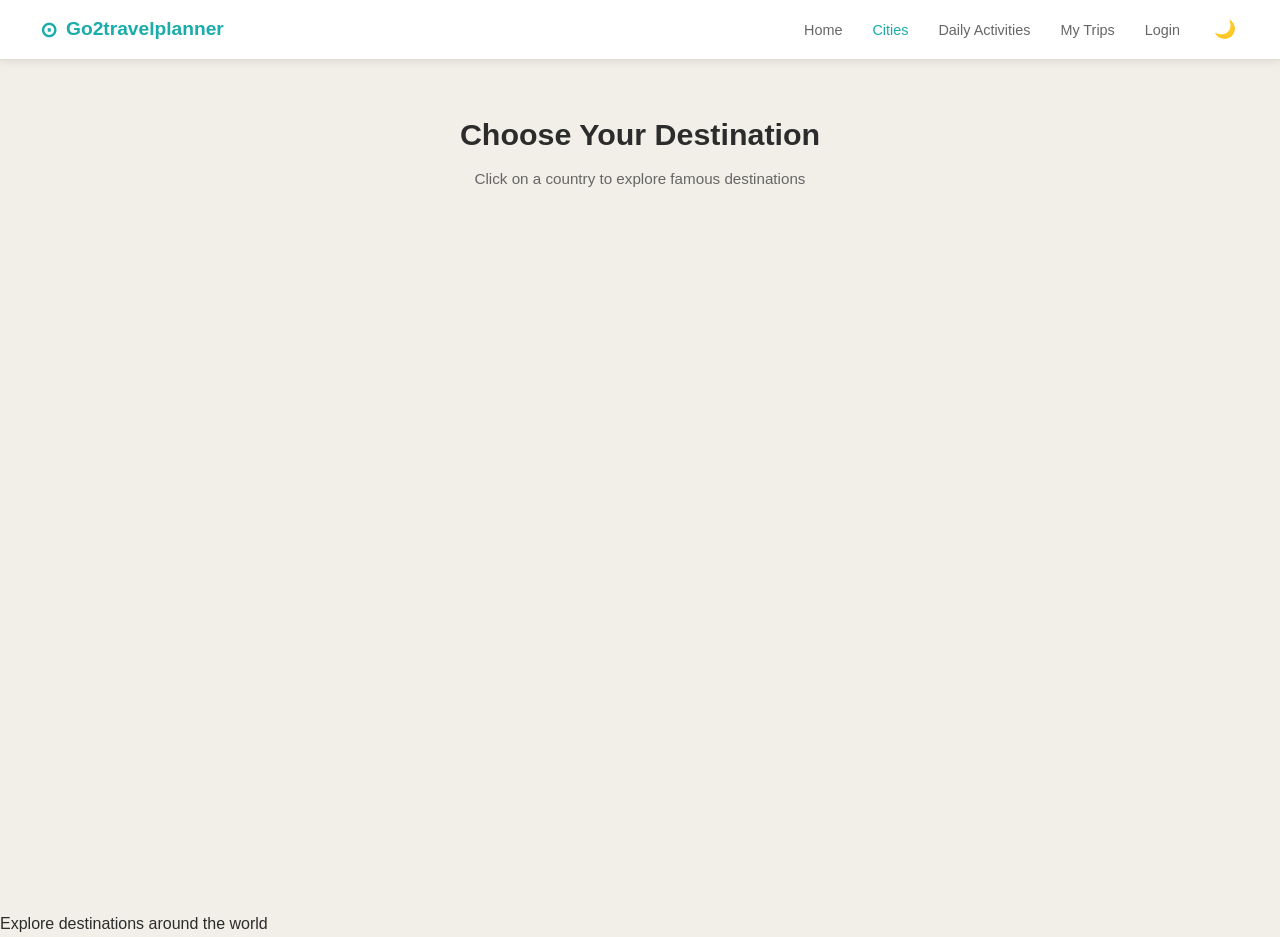
<file: cities.html>
<!DOCTYPE html>
<html lang="en">

<head>
  <meta charset="UTF-8" />
  <meta name="viewport" content="width=device-width, initial-scale=1.0" />
  <title>Go2travelplanner - Cities</title>
  <link rel="stylesheet" href="css/style.css" />

  <link href="https://api.mapbox.com/mapbox-gl-js/v3.0.0/mapbox-gl.css" rel="stylesheet" />
</head>

<body>

<!-- code from W3schools-->
  <nav class="navbar">

    <a href="index.html" class="navbar-logo">
      <span style="font-size: 1.3rem;">⊙</span>
      Go2travelplanner
    </a>
  <div class="menu-toggle" onclick="toggleMenu()"> ☰</div>
    <ul class="navbar-links" id="navLinks">
      <li><a href="index.html">Home</a></li>

      <!-- Cities is active on this page -->
      <li><a href="cities.html" class="active">Cities</a></li>

      <li><a href="daily-activities.html">Daily Activities</a></li>
      <li><a href="my-trips.html">My Trips</a></li>
      <li><a href="login.html">Login</a></li>
      <li>
        <button class="dark-toggle" id="darkToggleBtn" onclick="toggleDarkMode()">🌙</button>
      </li>
    </ul>

  </nav>


  <!-- PAGE HEADER -->

  <div class="page-header">
    <h1>Choose Your Destination</h1>
    <p>Click on a country to explore famous destinations</p>
  </div>


 <div class="map-container">
  <div class="map-box">
    <div id="map" style="width:100%; height:700px;"></div>
  </div>
</div>

<p class="map-note"> Explore destinations around the world </p>
 

 
  <script src="jaava/darkmode.js"></script>
<script>
  function toggleMenu() {
    document.getElementById("navLinks").classList.toggle("active");
  }
</script>


<!-- code from Mapbox-->


<script src="https://api.mapbox.com/mapbox-gl-js/v3.0.0/mapbox-gl.js"></script>
<script>
  
  mapboxgl.accessToken = "pk.eyJ1IjoibW9yaXNoYW4iLCJhIjoiY21vNTYxZnFnMTB0aDJzczQ5MG1obTQ0NSJ9.n_rBeeINf7B08JBqp67R7Q";

 
  var map = new mapboxgl.Map({
    container: "map",
    style: "mapbox://styles/mapbox/streets-v12",
    center: [0, 10],
    zoom: 1.5
  });

  /* Destination markers */
  var destinations = [
    { name: "Paris",     lng: 2.3522,    lat: 48.8566  },
    { name: "Tokyo",     lng: 139.6503,  lat: 35.6762  },
    { name: "New York",  lng: -74.0060,  lat: 40.7128  },
    { name: "Barcelona", lng: 2.1734,    lat: 41.3851  },
    { name: "Dubai",     lng: 55.2708,   lat: 25.2048  },
    { name: "London",    lng: -0.1278,   lat: 51.5074  },
    { name: "Rome",      lng: 12.4964,   lat: 41.9028  },
    { name: "Sydney",    lng: 151.2093,  lat: -33.8688 }
  ];

  /* Add a marker and popup for each destination */
  destinations.forEach(function(dest) {
    new mapboxgl.Marker({ color: "#1aabab" })
      .setLngLat([dest.lng, dest.lat])
      .setPopup(new mapboxgl.Popup().setText(dest.name))
      .addTo(map);
  });
</script>

</body>
</html>
</file>
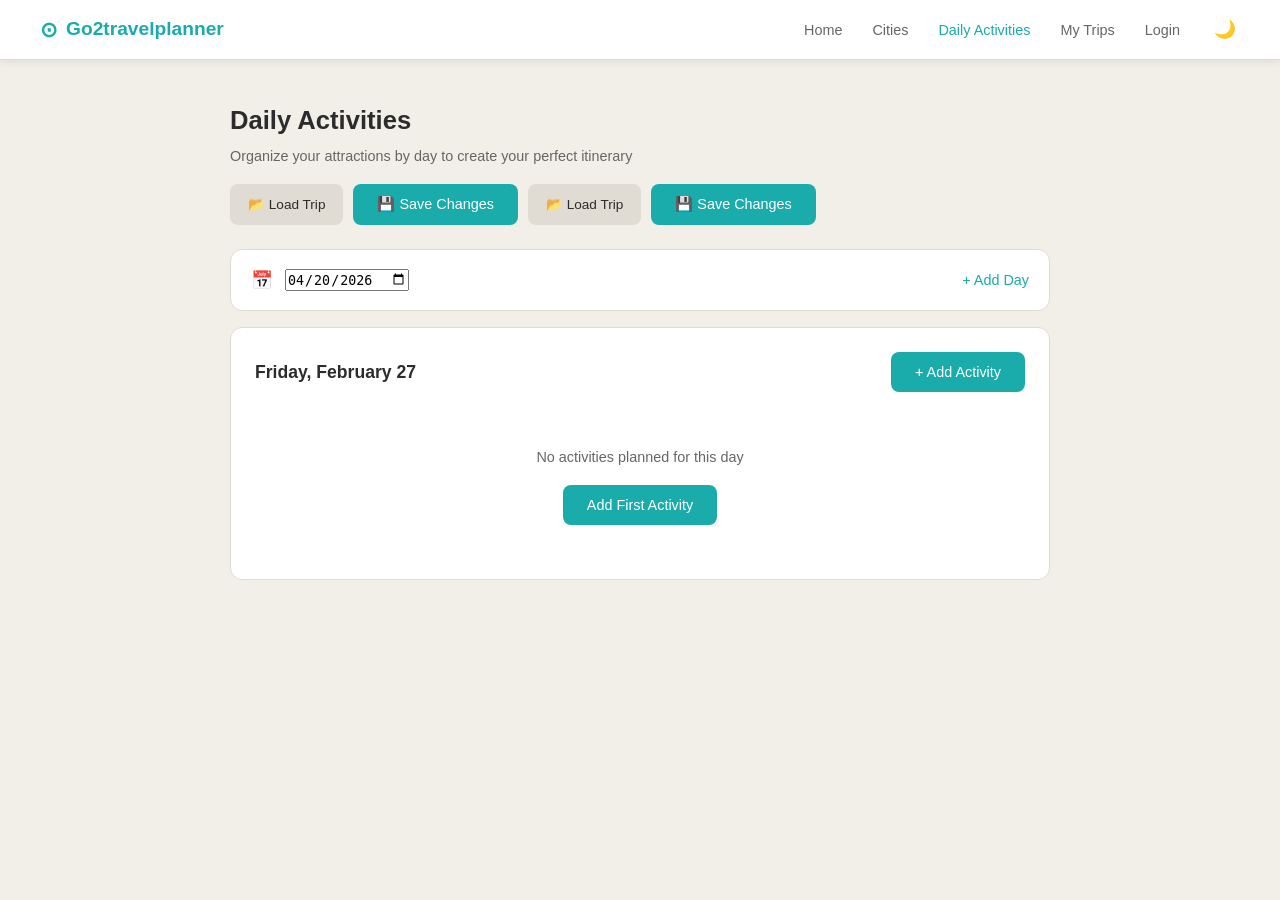
<file: Daily-activities.html>
<!DOCTYPE html>
<html lang="en">

<head>
  <meta charset="UTF-8" />
  <meta name="viewport" content="width=device-width, initial-scale=1.0" />
  <title>Go2travelplanner - Daily Activities</title>

  <!-- Link to our shared CSS file -->
  <link rel="stylesheet" href="css/style.css" />
</head>

<body>

  <!-- NAVBAR
       "Daily Activities" is marked active on this page -->
  <nav class="navbar">

    <a href="index.html" class="navbar-logo">
      <span style="font-size: 1.3rem;">⊙</span>
      Go2travelplanner
    </a>

    <ul class="navbar-links">
      <li><a href="index.html">Home</a></li>
      <li><a href="cities.html">Cities</a></li>
      <li><a href="daily-activities.html" class="active">Daily Activities</a></li>
      <li><a href="my-trips.html">My Trips</a></li>
      <li><a href="login.html">Login</a></li>
      <li>
        <button class="dark-toggle" id="darkToggleBtn" onclick="toggleDarkMode()">🌙</button>
      </li>
    </ul>

  </nav>


  <!-- MAIN PAGE CONTENT -->
  <div class="daily-page">


    <div class="daily-header">

      <div class="daily-header-left">
        <h1>Daily Activities</h1>
        <p>Organize your attractions by day to create your perfect itinerary</p>
      </div>

      <div class="daily-header-right">
        <button class="btn-gray">📂 Load Trip</button>
        <button class="btn-teal">💾 Save Changes</button>
        <!-- Load Trip button -->
        <button class="btn-gray" onclick="showLoadtripPopup()"> 📂 Load Trip</button>

        <!-- Save Changes button -->
        <button class="btn-teal" onclick="showSaveChangesPopup()">💾 Save Changes</button>
      </div>

    </div>



    <div class="day-nav">

      <div class="day-nav-controls">
       
       
        <span style="color: var(--teal); font-size: 1.1rem;">📅</span>

       
       
 <input type="date" id="currentDayInput" value="2026-04-20" />
       
      </div>

      <!-- Add Day button on the right -->
      <button class="add-day-btn" onclick="showAddDayPopup()">+ Add Day</button>

    </div>


    <!-- DAY NAVIGATOR AND DAY CARD -->
   
    <div class="day-card" id="dayCard">

    <!-- TRIP SUMMARY  -->
      <!-- Day card header: date and "Add Activity" button -->
      <div class="day-card-header">
        <h3 id="dayCardTitle">Friday, February 27</h3>
        <button class="btn-teal" onclick="showAddActivityPopup()">+ Add Activity</button>
      </div>

      <!-- Empty state: shown when this day has no activities yet -->
      <div class="no-activities" id="noActivities">
        <p>No activities planned for this day</p>
        <button class="btn-teal" onclick="showAddActivityPopup()">Add First Activity</button>
      </div>

      
      
    </div>


  </div>


  <!-- JS at the bottom -->

  <script src="jaava/darkmode.js"></script>

  <script>

    function showLoadtripPopup() {
      alert("This button will load a saved trip from My trips ");
      Loadtrip();
    }

    function showSaveChangesPopup() {
      alert("This button will save the changes and update the My trips section");
      SaveChanges();
    }

    
    function showAddDayPopup() {
      alert("This button will add that day to the activity area");
      addDay();
    }

   
    function showAddActivityPopup() {
      alert("This button will Show stored activities for that specific day");
      addActivity();
    }

  
  </script>

</body>
</html>
</file>
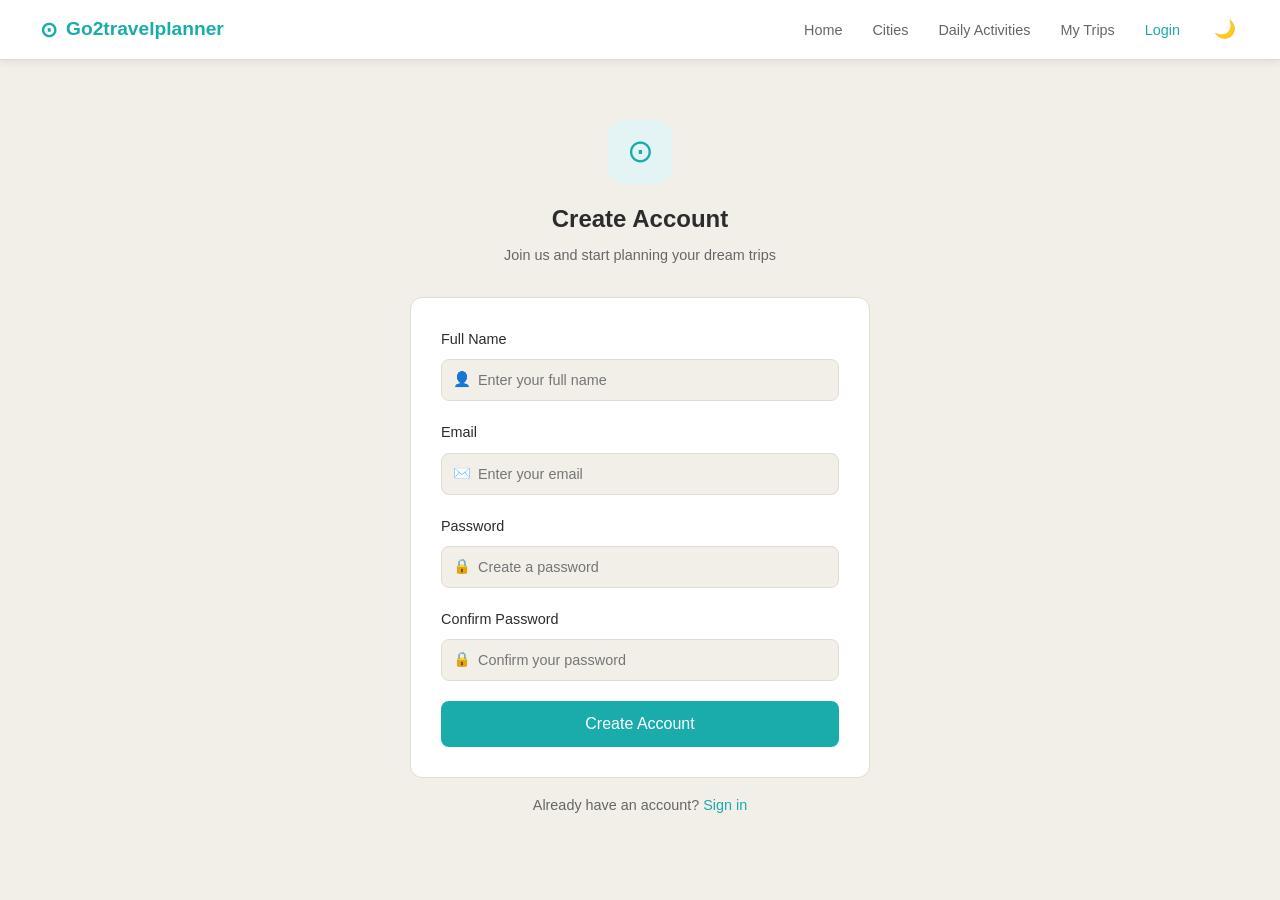
<file: login.html>
<!DOCTYPE html>
<html lang="en">

<head>
  <meta charset="UTF-8" />
  <meta name="viewport" content="width=device-width, initial-scale=1.0" />
  <title>Go2travelplanner - Create Account</title>
  <link rel="stylesheet" href="css/style.css" />
</head>

<body>
<!-- code from W3schools-->
  <!--  NAVBAR-->
  <nav class="navbar">

    <a href="index.html" class="navbar-logo">
      <span style="font-size: 1.3rem;">⊙</span>
      Go2travelplanner
    </a>
    <div class="menu-toggle" onclick="toggleMenu()"> ☰</div>
    <ul class="navbar-links" id="navLinks">
      <li><a href="index.html">Home</a></li>
      <li><a href="cities.html">Cities</a></li>
      <li><a href="daily-activities.html">Daily Activities</a></li>
      <li><a href="my-trips.html">My Trips</a></li>
      <li><a href="login.html" class="active">Login</a></li>
      <li>
        <button class="dark-toggle" id="darkToggleBtn" onclick="toggleDarkMode()">🌙</button>
      </li>
    </ul>

  </nav>

<!-- code from W3schools-->
  <!-- CREATE ACCOUNT FORM -->
  <div class="login-page">


    <div class="login-icon">
      <span style="font-size: 2rem;">⊙</span>
    </div>

    <h1>Create Account</h1>
    <p class="subtitle">Join us and start planning your dream trips</p>



    <div class="login-form">

      <!-- Full Name -->
      <div class="form-group">
        <label for="fullName">Full Name</label>
        <div class="input-wrapper">
          <span class="input-icon">👤</span>
          <!-- for="fullName" links the label to the   -->
          <!-- input. Clicking the label focuses input -->
          <input type="text" id="fullName"
                 placeholder="Enter your full name" />
        </div>
      </div>


      <div class="form-group">
        <label for="email">Email</label>
        <div class="input-wrapper">
          <span class="input-icon">✉️</span>

          <input type="email" id="email"
                 placeholder="Enter your email" />
        </div>
      </div>

      <!-- Password -->
      <div class="form-group">
        <label for="password">Password</label>
        <div class="input-wrapper">
          <span class="input-icon">🔒</span>
          <!-- type="password" hides the typed text     -->
          <input type="password" id="password"
                 placeholder="Create a password" />
        </div>
      </div>

      <!-- Confirm Password -->
      <div class="form-group">
        <label for="confirmPassword">Confirm Password</label>
        <div class="input-wrapper">
          <span class="input-icon">🔒</span>
          <input type="password" id="confirmPassword"
                 placeholder="Confirm your password" />
        </div>
      </div>

      <!-- Create Account button -->
      <!-- onclick calls the JS validation function     -->
      <button class="btn-teal btn-full"
              onclick="createAccount()">
        Create Account
      </button>

    </div>


    <!-- Sign in link at the bottom -->
    <p class="login-footer">
      Already have an account?
      <a href="coming-soon.html">Sign in</a>
    </p>

  </div>

  <!-- JS at the bottom -->
  <script src="jaava/darkmode.js"></script>

  <script>
  function toggleMenu() {
    document.getElementById("navLinks").classList.toggle("active");
  }
</script>

<script>
  function createAccount() {
    // Get form values
    const fullName = document.getElementById("fullName").value;
    const email = document.getElementById("email").value;
    const password = document.getElementById("password").value;
    const confirmPassword = document.getElementById("confirmPassword").value;

    // Basic validation
    if (!fullName || !email || !password || !confirmPassword) {
      alert("Please fill in all fields.");
      return;
    }
    if (!email.includes("@")) {
      alert("Please enter a valid email address.");
      return;
    }
    if (password !== confirmPassword) {
      alert("Passwords do not match.");
      return;
    }
    if (password.length < 6) {
      alert("Password must be at least 6 characters long.");
      return;
    }
   
  }
</script>

</body>
</html>
</file>
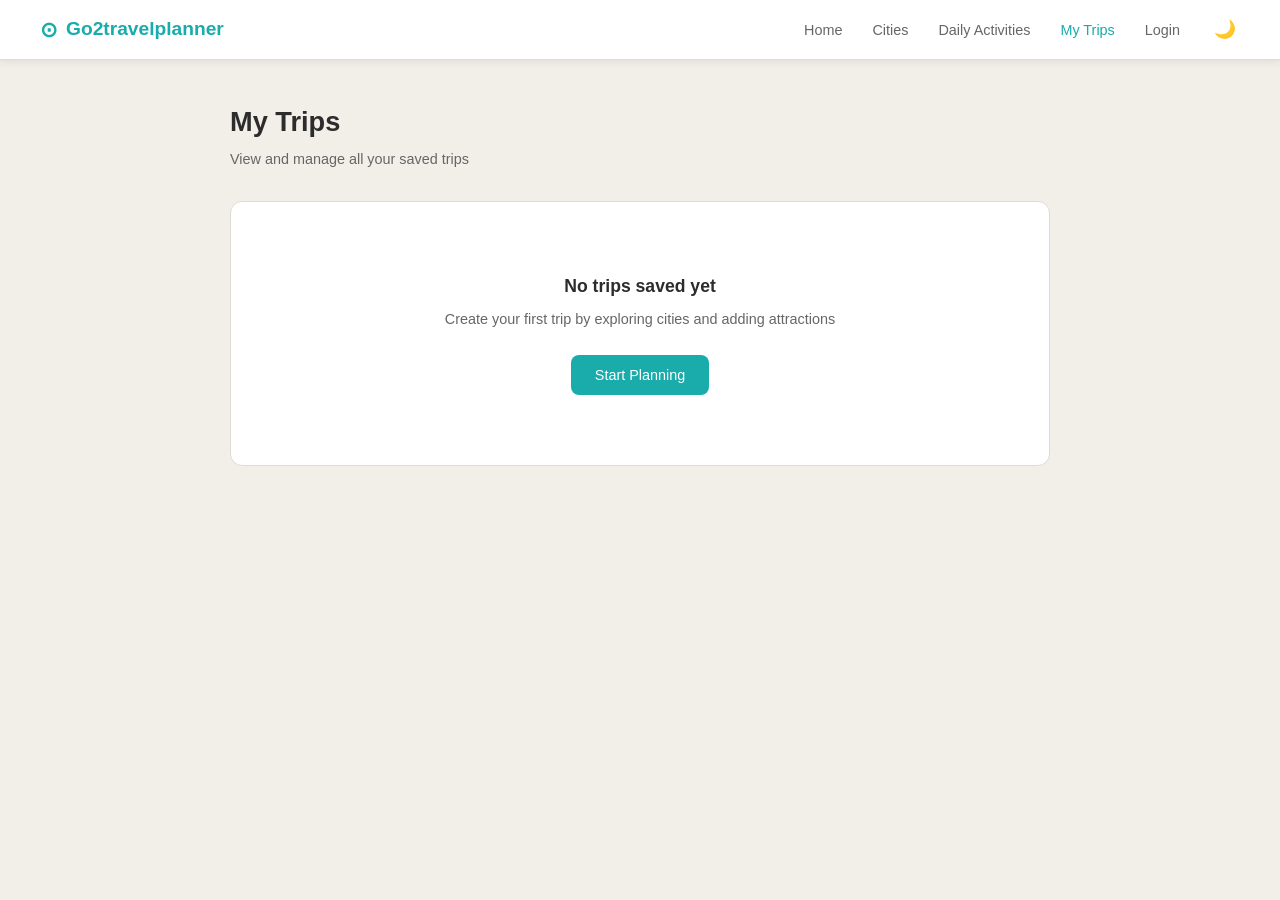
<file: My-trips.html>
<!DOCTYPE html>
<html lang="en">

<head>
  <meta charset="UTF-8" />
  <meta name="viewport" content="width=device-width, initial-scale=1.0" />
  <title>Go2travelplanner - My Trips</title>
  <link rel="stylesheet" href="css/style.css" />
</head>

<body>

  <!-- 
       NAVBAR
       "My Trips" is marked active on this page -->
  <nav class="navbar">

    <a href="index.html" class="navbar-logo">
      <span style="font-size: 1.3rem;">⊙</span>
      Go2travelplanner
    </a>

    <ul class="navbar-links">
      <li><a href="index.html">Home</a></li>
      <li><a href="cities.html">Cities</a></li>
      <li><a href="daily-activities.html">Daily Activities</a></li>

      <!-- My Trips is active on this page -->
      <li><a href="my-trips.html" class="active">My Trips</a></li>

      <li><a href="login.html">Login</a></li>
      <li>
        <button class="dark-toggle" id="darkToggleBtn" onclick="toggleDarkMode()">🌙</button>
      </li>
    </ul>

  </nav>


  <!-- PAGE CONTENT -->
  <div class="page-content">

    <!-- Page title and subtitle -->
    <h1 class="page-title">My Trips</h1>
    <p class="page-subtitle">View and manage all your saved trips</p>

    <!-- EMPTY STATE
         Shown when the user has no saved trips yet.
         In a real site this would only show when the
         database returns 0 trips for this user.
 -->
    <div class="empty-state">
      <h3>No trips saved yet</h3>
      <p>Create your first trip by exploring cities and adding attractions</p>

      <!-- Button links to the edit trip page -->
      <a href="edit-trip.html">
        <button class="btn-teal">Start Planning</button>
      </a>
    </div>

  </div>


  <!-- JS at the bottom -->
  <script src="jaava/darkmode.js"></script>

</body>
</html>
</file>
<file: css/style.css>
/* GO2TRAVELPLANNER - MAIN STYLESHEET */


/* COLOUR VARIABLES */
:root {
  --teal: #1aabab;
  --teal-dark: #138e8e;
  --bg-light: #f2efe9;
  --bg-white: #ffffff;
  --text-dark: #2c2c2c;
  --text-mid: #666666;
  --text-light: #999999;
  --border: #e0dbd3;
  --shadow: 0 2px 8px rgba(0, 0, 0, 0.08);
  --radius: 12px;
  --hero-mid-blue: #7fc4d8;
}

/* DARK MODE - Just override the variables */
body.dark-mode {
  --bg-light: #1a1a1a;
  --bg-white: #2d2d2d;
  --text-dark: #e0e0e0;
  --text-mid: #b0b0b0;
  --text-light: #888888;
  --border: #404040;
  --shadow: 0 2px 8px rgba(0, 0, 0, 0.3);
  --hero-mid-blue: #4a8fa0;
}

body.dark-mode .stats-bar {
  background-color: #0a6b6b;
}

body.dark-mode .btn-teal {
  background-color: #0a6b6b;
}


/* RESET
   
   Browsers add their own default spacing to elements.
   This removes all of that so every browser looks
   the same. We start from a clean blank slate. */

* {
  margin: 0;
  padding: 0;
  box-sizing: border-box;
}




/* These styles apply to the whole page.*/

body {
  font-family: 'Segoe UI', Tahoma, Geneva, Verdana, sans-serif;
  background-color: var(--bg-light);
  color: var(--text-dark);
  line-height: 1.6;

}




/* 
   By default browsers make links blue and underlined.
   We remove that here so we can style links ourselves
   in each section.*/

a {
  text-decoration: none;
  color: inherit;
}



/* IMAGES */

img {
  max-width: 100%;
  display: block;
}

/* The bar at the top of every page.
   Contains the logo on the left and links on the right.   */

.navbar {
  background-color: var(--bg-white);
  border-bottom: 1px solid var(--border);
  padding: 0 40px;
  height: 60px;
  display: flex;
  align-items: center;
  justify-content: space-between;
  position: sticky;
  top: 0;
  z-index: 100;
  box-shadow: var(--shadow);
}



/*  The "Go2travelplanner" text on the left */

.navbar-logo {
  display: flex;
  align-items: center;
  gap: 8px;
  color: var(--teal);
  font-size: 1.2rem;
  font-weight: 610;
}


/*  The Home, Cities, Daily Activities etc. on the right */

.navbar-links {
  display: flex;
  align-items: center;
  gap: 30px;
  list-style: none;
}


.navbar-links a {
  color: var(--text-mid);
  font-size: 0.9rem;
}


.navbar-links a:hover,
.navbar-links a.active {
  color: var(--teal);
}
/* Hides hamburger menu on desktop */
.menu-toggle {
  display: none;
  font-size: 1.8rem;
  cursor: pointer;
}

/* Mobile styles */
@media (max-width: 768px) {

  .navbar {
    padding: 0 20px;
  }

  .menu-toggle {
    display: block;
  }

  .navbar-links {
    position: absolute;
    top: 60px;
    left: 0;
    width: 100%;
    background: var(--bg-white);

    flex-direction: column;
    align-items: flex-start;
    gap: 15px;

    padding: 20px;

    display: none; /* hidden by default */
  }

  .navbar-links.active {
    display: flex; /* show when clicked */
  }
}


/* 
   DARK MODE TOGGLE BUTTON
   The moon/sun icon on the right of the navbar */

.dark-toggle {
  background: none;
  border: none;
  cursor: pointer;
  color: var(--text-mid);
  font-size: 1.1rem;
  padding: 4px;
}

.dark-toggle:hover {
  color: var(--teal);
}

/* The big banner at the top of the home page.
   Has a gradient blue background, compass icon,
   heading, paragraph and two buttons. */

.hero {
  background: linear-gradient(160deg, #b8dce8 0%, var(--hero-mid-blue) 50%, #5aadc2 100%);
  text-align: center;
  padding: 80px 20px 90px;
  color: #1a3a4a;
}

/* The compass symbol above the heading */

.hero-icon {
  width: 50px;
  height: 50px;
  margin: 0 auto 20px;
  color: #1a5060;
}



/* HEADING */

.hero h1 {
  font-size: 2.6rem;
  font-weight: 600;
  margin-bottom: 16px;
  letter-spacing: -0.5px;
}



/* HERO PARAGRAPH */

.hero p {
  font-size: 1rem;
  max-width: 480px;
  margin: 0 auto 32px;
  color: #2a4a5a;
}



/* pThe two buttons side by side */

.hero-buttons {
  display: flex;
  gap: 14px;
  justify-content: center;
  flex-wrap: wrap;
}


/* BUTTONS */

/* Teal filled button - main action button */

.btn-teal {
  background-color: var(--teal);
  color: white;
  border: none;
  padding: 12px 24px;
  border-radius: 8px;
  cursor: pointer;
  font-size: 0.9rem;
  font-weight: 500;
  display: inline-flex;
  align-items: center;
  gap: 6px;
}

.btn-teal:hover {
  background-color: var(--teal-dark);
}


/* White outline button - secondary action button */


.btn-outline {
  background-color: var(--bg-white);
  color: var(--text-dark);
  border: 1px solid var(--border);
  padding: 12px 24px;
  border-radius: 8px;
  cursor: pointer;
  font-size: 0.9rem;
  display: inline-flex;
  align-items: center;
  gap: 6px;
}

.btn-outline:hover {
  background-color: var(--bg-light);
}


/* Grey button - used for less important actions */


.btn-gray {
  background-color: #e0dbd3;
  color: var(--text-dark);
  border: none;
  padding: 10px 18px;
  border-radius: 8px;
  cursor: pointer;
  font-size: 0.85rem;
  display: inline-flex;
  align-items: center;
  gap: 6px;
}

/* Full width button - stretches to fill its container */
.btn-full {
  width: 100%;
  padding: 14px;
  border-radius: 8px;
  font-size: 1rem;
  justify-content: center;
}

/* width: 100% makes it stretch to fill its container  */
/* Used on the login page for the Create Account button */

/* 
   FEATURES SECTION
   
   Three columns showing what the site offers:
   Explore Destinations, Organize by Day, Save & Share */

.features {
  background-color: var(--bg-white);
  padding: 60px 40px;
  text-align: center;
}



.features h2 {
  font-size: 1.8rem;
  margin-bottom: 8px;
}



.section-subtitle {
  color: var(--text-mid);
  margin-bottom: 40px;
  font-size: 0.95rem;
}



.features-grid {
  display: flex;
  justify-content: center;
  gap: 60px;
  flex-wrap: wrap;
}



.feature-item {
  max-width: 210px;
}

/* max-width: 210px stops each column getting too wide */


.feature-icon {
  width: 46px;
  height: 46px;
  margin: 0 auto 14px;
  color: var(--teal);
  background: #e8f6f6;
  border-radius: 10px;
  display: flex;
  align-items: center;
  justify-content: center;
}



.feature-item h3 {
  font-size: 1rem;
  margin-bottom: 8px;
}


.feature-item p {
  font-size: 0.85rem;
  color: var(--text-mid);
  line-height: 1.5;
}


/* POPULAR DESTINATIONS SECTION
   
   A 4 column x 2 row grid of destination cards.
   Each card has a photo, city name and country. */

.destinations {
  padding: 60px 40px;
  text-align: center;
  background-color: var(--bg-light);
}



.destinations h2 {
  font-size: 1.8rem;
  margin-bottom: 8px;
}


.destinations-grid {
  display: grid;
  grid-template-columns: repeat(4, 1fr);
  gap: 16px;
  max-width: 1000px;
  margin: 0 auto 24px;
}



.destination-card {
  border-radius: var(--radius);
  overflow: hidden;
  background: var(--bg-white);
  box-shadow: var(--shadow);
  text-align: left;
}


.destination-card img {
  width: 100%;
  height: 150px;
  object-fit: cover;
}



.destination-card-info {
  padding: 10px 12px 12px;
}



.destination-card-info h4 {
  font-size: 0.95rem;
  margin-bottom: 3px;
}


.destination-card-info span {
  font-size: 0.8rem;
  color: var(--text-light);
}


.view-all-link {
  color: var(--teal);
  font-size: 0.9rem;
  display: inline-block;
  margin-top: 8px;
}

.view-all-link:hover {
  text-decoration: underline;
}


/* HOW IT WORKS / VIDEO SECTION */

.how-it-works {
  padding: 60px 40px;
  text-align: center;
  background-color: var(--bg-white);
}

.how-it-works h2 {
  font-size: 1.8rem;
  margin-bottom: 8px;
}


.video-placeholder {
  background-color: var(--bg-light);
  border-radius: var(--radius);
  max-width: 820px;
  margin: 0 auto;
  padding: 0;
  text-align: center;
  border: 1px solid var(--border);
}


.video-placeholder p {
  color: var(--text-mid);
  font-size: 0.9rem;
}

.video-placeholder small {
  color: var(--text-light);
  font-size: 0.8rem;
  display: block;
  margin-top: 4px;
}

/* display: block makes <small> sit on its own line    */


/* STATS BAR
   
   Teal background strip showing 3 numbers:
   66 Cities, 260+ Attractions, 100% Free */

.stats-bar {
  background-color: var(--teal);
  padding: 40px 20px;
  display: flex;
  justify-content: center;
  gap: 80px;
  flex-wrap: wrap;
  text-align: center;
  color: white;
}

.stat-item h2 {
  font-size: 2.8rem;
  font-weight: 700;
}

.stat-item p {
  font-size: 0.9rem;
  opacity: 0.9;
}


/* CTA SECTION
   
   "Ready to Start Planning?" section at the bottom
   of the home page with two buttons. */

.cta {
  padding: 60px 40px;
  text-align: center;
  background-color: var(--bg-light);
}

.cta h2 {
  font-size: 1.8rem;
  margin-bottom: 8px;
}

.cta-buttons {
  display: flex;
  gap: 16px;
  justify-content: center;
  flex-wrap: wrap;
  margin-top: 24px;
}

.cta-link {
  color: var(--teal);
  font-size: 0.9rem;
  padding: 12px 24px;
  align-self: center;
}

.cta-link:hover {
  text-decoration: underline;
}


/* PAGE HEADER

   Reusable heading used at the top of inner pages
   like Cities, My Trips, Daily Activities */

.page-header {
  text-align: center;
  padding: 50px 40px 20px;
}

.page-header h1 {
  font-size: 1.9rem;
  margin-bottom: 8px;
}

.page-header p {
  color: var(--text-mid);
  font-size: 0.95rem;
}



/* MY TRIPS PAGE */

.page-content {
  max-width: 900px;
  margin: 40px auto;
  padding: 0 40px;
}


.page-title {
  font-size: 1.7rem;
  margin-bottom: 4px;
}

.page-subtitle {
  color: var(--text-mid);
  margin-bottom: 30px;
  font-size: 0.9rem;
}


/* Empty state box shown when no trips are saved */
.empty-state {
  background-color: var(--bg-white);
  border-radius: var(--radius);
  padding: 70px 20px;
  text-align: center;
  border: 1px solid var(--border);
}

/* padding: 70px top/bottom gives it plenty of height  */

.empty-state h3 {
  font-size: 1.1rem;
  margin-bottom: 8px;
}

.empty-state p {
  color: var(--text-mid);
  margin-bottom: 24px;
  font-size: 0.9rem;
}

/* margin-bottom: 24px adds space before the button    */

/* DAILY ACTIVITIES PAGE */

.daily-page {
  max-width: 900px;
  margin: 40px auto;
  padding: 0 40px;
}

/* max-width: 900px stops content stretching too wide  */
/* margin: 40px auto centres it with space top/bottom  */


/* Top row: title on left, buttons on right */
.daily-header {
  display: flex;
  align-items: flex-start;
  justify-content: space-between;
  margin-bottom: 24px;
  flex-wrap: wrap;
  gap: 16px;
}



.daily-header-left h1 {
  font-size: 1.6rem;
  margin-bottom: 4px;
}

.daily-header-left p {
  color: var(--text-mid);
  font-size: 0.9rem;
}

.daily-header-right {
  display: flex;
  gap: 10px;
  flex-wrap: wrap;
}


.day-nav {
  background: var(--bg-white);
  border-radius: var(--radius);
  padding: 16px 20px;
  display: flex;
  align-items: center;
  justify-content: space-between;
  margin-bottom: 16px;
  border: 1px solid var(--border);
}



.day-nav-controls {
  display: flex;
  align-items: center;
  gap: 12px;
}


.day-nav-btn {
  background: none;
  border: none;
  cursor: pointer;
  color: var(--text-mid);
  font-size: 1.2rem;
  padding: 4px 8px;
}

.day-nav-btn:hover {
  color: var(--teal);
}

.day-nav input[type="text"] {
  border: 1px solid var(--border);
  border-radius: 6px;
  padding: 6px 12px;
  font-size: 0.9rem;
  width: 180px;
  background: var(--bg-light);
  color: var(--text-dark);
}

.add-day-btn {
  color: var(--teal);
  background: none;
  border: none;
  cursor: pointer;
  font-size: 0.9rem;
}

.add-day-btn:hover {
  text-decoration: underline;
}

.day-card {
  background: var(--bg-white);
  border-radius: var(--radius);
  padding: 24px;
  margin-bottom: 16px;
  border: 1px solid var(--border);
}

.day-card-header {
  display: flex;
  justify-content: space-between;
  align-items: center;
  margin-bottom: 24px;
}

.day-card-header h3 {
  font-size: 1.1rem;
}


.no-activities {
  text-align: center;
  padding: 30px;
  color: var(--text-mid);
  font-size: 0.9rem;
}

.no-activities p {
  margin-bottom: 16px;
}



/* LOGIN / CREATE ACCOUNT PAGE */

.login-page {
  max-width: 500px;
  margin: 60px auto;
  padding: 0 20px;
  text-align: center;
}

/* max-width: 500px keeps the form narrow and centred  */
/* margin: 60px auto adds space top/bottom and         */
/*   centres horizontally                              */


/* Teal compass icon box at the top */
.login-icon {
  width: 64px;
  height: 64px;
  background: #e4f3f3;
  border-radius: 16px;
  display: flex;
  align-items: center;
  justify-content: center;
  margin: 0 auto 16px;
  color: var(--teal);
}

/* border-radius: 16px rounds the corners of the box  */
/* margin: 0 auto centres the box                     */


.login-page h1 {
  font-size: 1.5rem;
  margin-bottom: 6px;
}

.login-page .subtitle {
  color: var(--text-mid);
  margin-bottom: 30px;
  font-size: 0.9rem;
}


/* White form card */
.login-form {
  background: var(--bg-white);
  border-radius: var(--radius);
  padding: 30px;
  border: 1px solid var(--border);
  text-align: left;
}

/* text-align: left overrides the parent center        */
/*   so labels and inputs align left inside the card   */


/* Each label + input pair */
.form-group {
  margin-bottom: 20px;
}

.form-group label {
  display: block;
  font-size: 0.9rem;
  margin-bottom: 8px;
  color: var(--text-dark);
}

/* display: block puts the label on its own line       */
/*   above the input                                   */


/* Wrapper so we can place an icon inside the input */
.input-wrapper {
  position: relative;
}

/* position: relative lets us position the icon        */
/*   absolutely inside it                              */


.input-icon {
  position: absolute;
  left: 12px;
  top: 50%;
  transform: translateY(-50%);
  color: var(--text-light);
  font-size: 0.9rem;
}



.input-wrapper input {
  width: 100%;
  padding: 12px 12px 12px 36px;
  border: 1px solid var(--border);
  border-radius: 8px;
  font-size: 0.9rem;
  background: var(--bg-light);
  color: var(--text-dark);
}

/* padding-left: 36px makes room for the icon          */

.input-wrapper input:focus {
  outline: none;
  border-color: var(--teal);
}


/* "Already have an account? Sign in" line */
.login-footer {
  margin-top: 16px;
  text-align: center;
  font-size: 0.9rem;
  color: var(--text-mid);
}

.login-footer a {
  color: var(--teal);
}

.login-footer a:hover {
  text-decoration: underline;
}


/* COMING SOON PAGE */

.coming-soon {
  text-align: center;
  padding: 100px 20px;
}

.coming-soon-icon {
  font-size: 3rem;
  color: var(--teal);
  display: block;
  margin-bottom: 20px;
}

.coming-soon h1 {
  font-size: 3.5rem;
  font-weight: 700;
  color: var(--text-dark);
  margin-bottom: 16px;
}

.coming-soon p {
  color: var(--text-mid);
  font-size: 1rem;
  margin-bottom: 30px;
}
</file>
